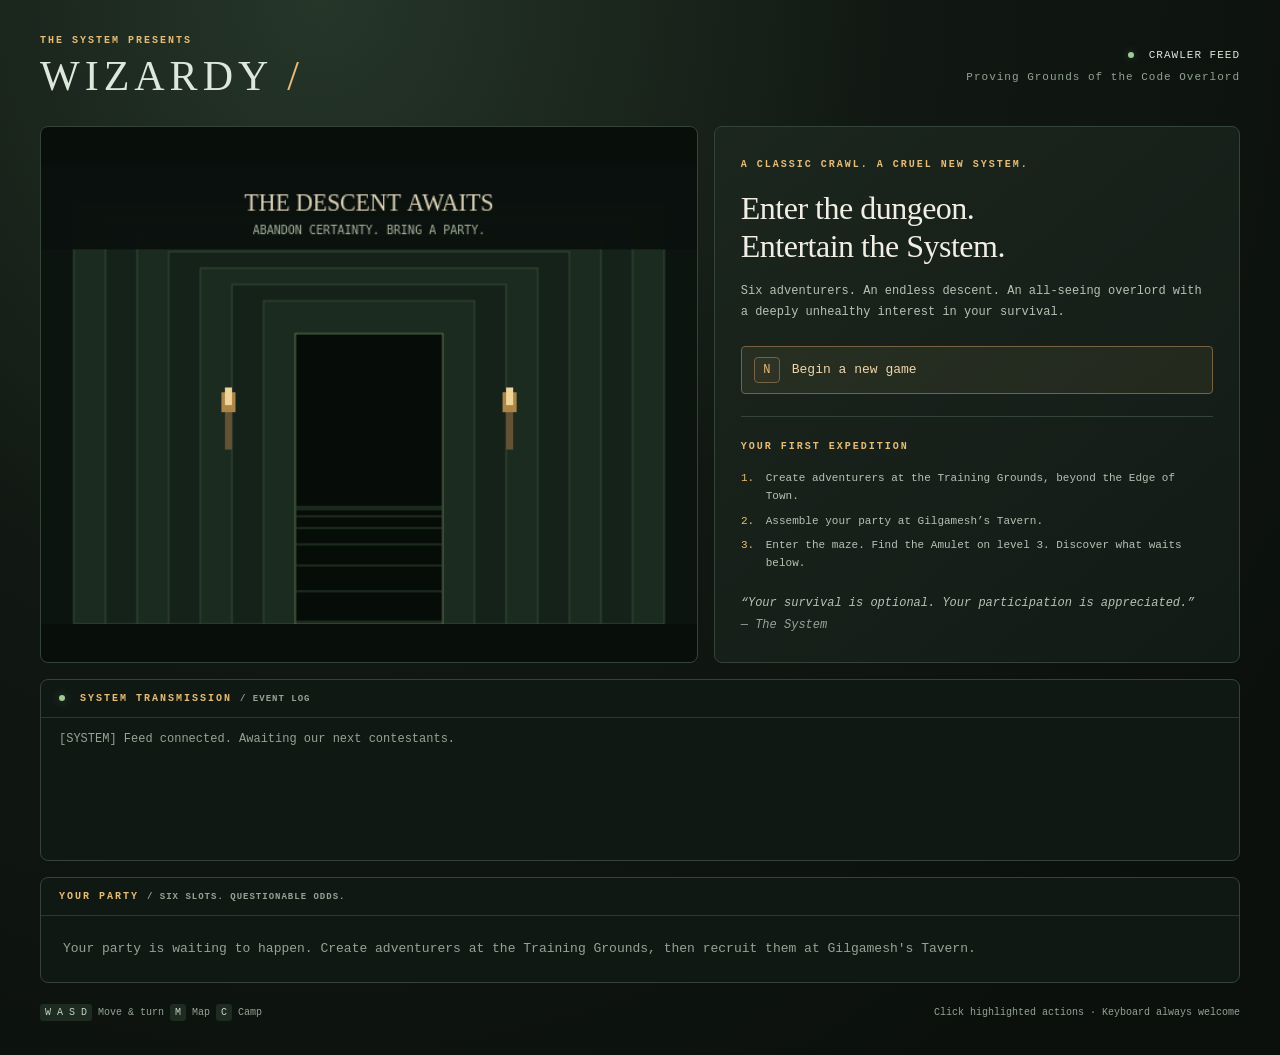
<file: index.html>
<!DOCTYPE html>
<html lang="en">
<head>
<meta charset="utf-8">
<meta name="viewport" content="width=device-width, initial-scale=1">
<meta name="theme-color" content="#101713">
<title>WIZARDY — Proving Grounds of the Code Overlord</title>
<link rel="stylesheet" href="style.css">
</head>
<body>
<main id="game">
  <header class="masthead"><div><span class="eyebrow">THE SYSTEM PRESENTS</span><h1>WIZARDY<span> / </span></h1></div><div class="broadcast"><span class="live-dot"></span> CRAWLER FEED<br><span class="dim">Proving Grounds of the Code Overlord</span></div></header>
  <div id="top">
    <div id="viewwrap">
      <canvas id="view" width="560" height="392" aria-label="Dungeon view and automap"></canvas>
      <div id="viewlabel"></div>
      <div id="toasts"></div>
      <nav id="touch-controls" aria-label="Touch controls">
        <div class="touch-row"><button type="button" class="touch-button touch-turn" data-key="arrowleft" aria-label="Turn left">↶</button><button type="button" class="touch-button touch-forward" data-key="arrowup" aria-label="Move forward">▲</button><button type="button" class="touch-button touch-turn" data-key="arrowright" aria-label="Turn right">↷</button></div>
        <div class="touch-row"><button type="button" class="touch-button touch-wide" data-key="arrowdown">▼ Back</button><button type="button" class="touch-button touch-wide" data-key="enter">Interact</button></div>
        <div class="touch-row touch-utility"><button type="button" class="touch-button" data-key="m">Map</button><button type="button" class="touch-button" data-key="c">Camp</button></div>
      </nav>
    </div>
    <section id="panel" aria-label="Actions"></section>
  </div>
  <section class="feed"><div class="section-label"><span class="live-dot"></span> SYSTEM TRANSMISSION <span class="dim"> / EVENT LOG</span></div><div id="log" role="log" aria-live="polite"></div></section>
  <section class="party-section"><div class="section-label">YOUR PARTY <span class="dim"> / SIX SLOTS. QUESTIONABLE ODDS.</span></div><div id="party"></div></section>
  <footer><span><kbd>W A S D</kbd> Move & turn <kbd>M</kbd> Map <kbd>C</kbd> Camp</span><span>Click highlighted actions · Keyboard always welcome</span></footer>
</main>
<script src="js/util.js"></script>
<script src="js/events.js"></script>
<script src="js/data.js"></script>
<script src="js/loot.js"></script>
<script src="js/maps.js"></script>
<script src="js/gen.js"></script>
<script src="js/char.js"></script>
<script src="js/render.js"></script>
<script src="js/ui.js"></script>
<script src="js/town.js"></script>
<script src="js/maze.js"></script>
<script src="js/combat.js"></script>
<script src="js/story.js"></script>
<script src="js/achievements.js"></script>
<script src="js/skills.js"></script>
<script src="js/main.js"></script>
</body>
</html>
</file>
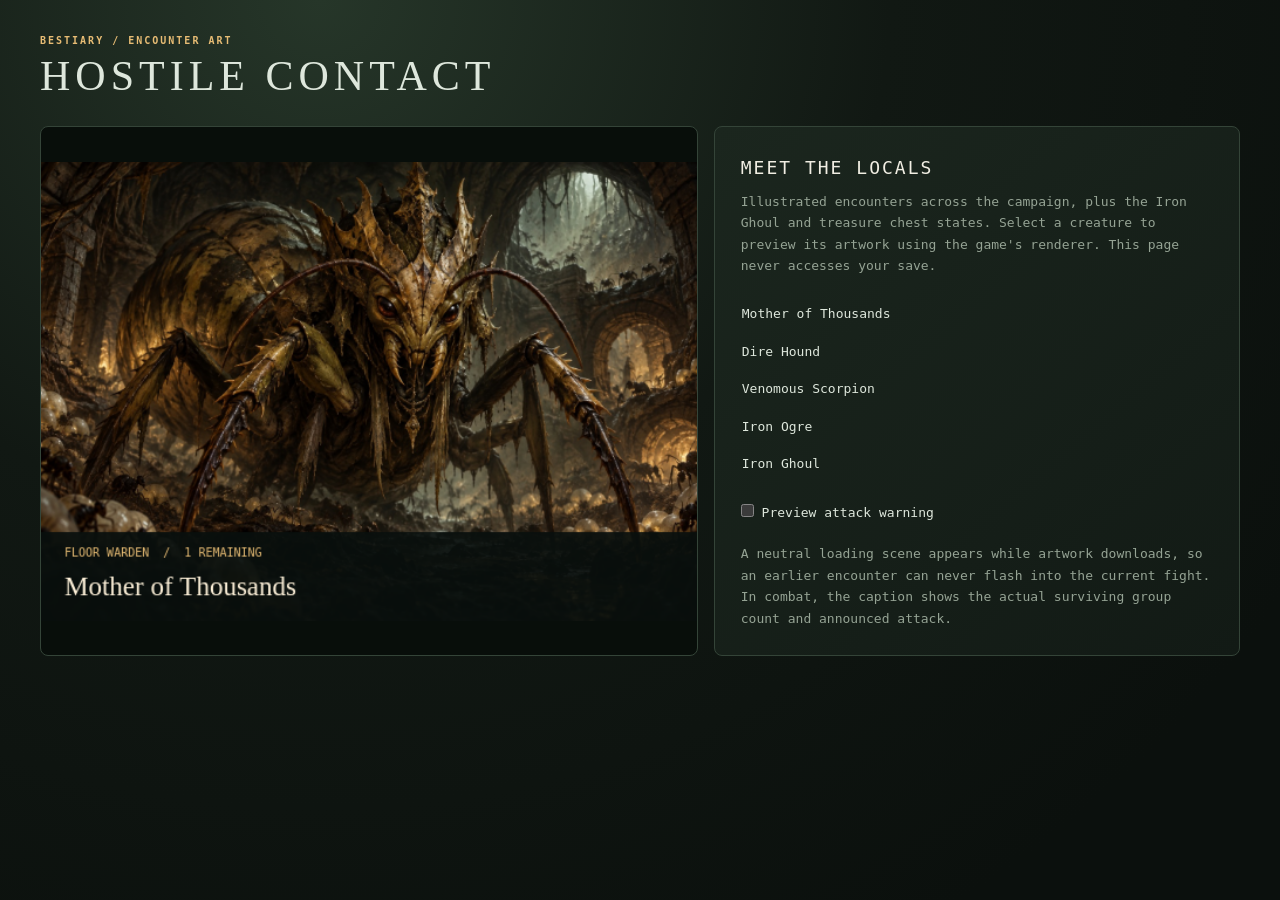
<file: test/encounter-preview.html>
<!doctype html>
<html lang="en">
<head>
<meta charset="utf-8">
<meta name="viewport" content="width=device-width, initial-scale=1">
<base href="../">
<title>Bestiary — Encounter Art Preview</title>
<link rel="stylesheet" href="style.css">
</head>
<body>
<main id="game">
<header class="masthead"><div><span class="eyebrow">BESTIARY / ENCOUNTER ART</span><h1>HOSTILE CONTACT</h1></div></header>
<div id="top">
<div id="viewwrap"><canvas id="view" width="560" height="392" aria-label="Encounter artwork"></canvas></div>
<section id="panel" aria-label="Preview controls" style="white-space:normal">
<h2>MEET THE LOCALS</h2>
<p class="dim">Illustrated encounters across the campaign, plus the Iron Ghoul and treasure chest states. Select a creature to preview its artwork using the game's renderer. This page never accesses your save.</p>
<div id="choices" style="margin:20px 0"></div>
<label><input id="warning" type="checkbox"> Preview attack warning</label>
<p class="dim" style="margin-top:20px">A neutral loading scene appears while artwork downloads, so an earlier encounter can never flash into the current fight. In combat, the caption shows the actual surviving group count and announced attack.</p>
</section>
</div>
</main>
<script src="js/render.js"></script>
<script>
const creatures = [
  {id:"WARDEN8", name:"Mother of Thousands", art:"bug", elite:true},
  {id:"PREVIEW_HOUND", name:"Dire Hound", art:"beast"},
  {id:"PREVIEW_SCORPION", name:"Venomous Scorpion", art:"bug"},
  {id:"PREVIEW_OGRE", name:"Iron Ogre", art:"brute"},
  {id:"PREVIEW_GHOUL", name:"Iron Ghoul", art:"beast"},
];
let selected = 0;
function preview() {
  Render.blank("");
  Render.monsterBox(creatures[selected], selected ? 2 : 1, {floor:8, intent:document.getElementById("warning").checked ? "ATTACK WARNING PREVIEW" : ""});
  for (const [i, button] of [...document.querySelectorAll("#choices button")].entries()) button.setAttribute("aria-pressed", String(i === selected));
}
creatures.forEach((creature, i) => {
  const button = document.createElement("button");
  button.type = "button";
  button.className = "action";
  button.style.display = "flex";
  button.textContent = creature.name;
  button.onclick = () => { selected = i; preview(); };
  document.getElementById("choices").appendChild(button);
});
document.getElementById("warning").onchange = preview;
preview();
</script>
</body>
</html>
</file>
<file: style.css>
* { margin: 0; padding: 0; box-sizing: border-box; }
:root { color-scheme: dark; --ink: #dee7dc; --muted: #95a394; --gold: #e7bc74; --line: #344438; --surface: #141d17; }
body { background: radial-gradient(ellipse at 25% 0%, #263629 0%, #111813 42%, #0b100d 85%); color: var(--ink); font-family: "Menlo", "Consolas", monospace; font-size: 13px; min-height: 100vh; padding: 32px 24px; }
#game { width: min(1200px, 100%); margin: auto; }
.masthead { display: flex; align-items: center; justify-content: space-between; gap: 24px; margin-bottom: 26px; }
.eyebrow, .section-label { font-size: 10px; font-weight: 600; letter-spacing: 2px; color: var(--gold); }
h1 { font-family: Georgia, serif; font-size: 42px; letter-spacing: 5px; font-weight: normal; margin-top: 5px; }
h1 span { color: var(--gold); }
.broadcast { text-align: right; font-size: 11px; line-height: 2; letter-spacing: 1px; }
.live-dot { display: inline-block; width: 6px; height: 6px; border-radius: 50%; background: #9dcc96; box-shadow: 0 0 10px #9dcc9655; margin-right: 7px; }
#top { display: grid; grid-template-columns: minmax(0, 1.25fr) minmax(0, 1fr); gap: 16px; align-items: stretch; }
#viewwrap { position: relative; background: #080e0a; border: 1px solid var(--line); border-radius: 8px; overflow: hidden; display: flex; align-items: center; min-width: 0; }
#view { width: 100%; height: auto; display: block; }
#viewlabel { position: absolute; top: 16px; left: 18px; color: #b6ceb3; font-size: 11px; letter-spacing: 1px; padding: 6px 8px; background: #0a100cdd; max-width: calc(100% - 36px); }
#viewlabel:empty { display: none; }
#touch-controls { display: none; }
#panel { background: linear-gradient(140deg, #1b261e, #121a15); border: 1px solid var(--line); border-radius: 8px; padding: 26px; min-height: 440px; max-height: 560px; white-space: pre-wrap; overflow-wrap: anywhere; line-height: 1.65; overflow-y: auto; scrollbar-color: #4c5c49 transparent; }
h2 { color: #f1eee3; font-size: 18px; letter-spacing: 2px; margin-bottom: 8px; font-weight: normal; }
.action { display: inline-flex; align-items: baseline; gap: 12px; max-width: 100%; padding: 7px 10px 7px 0; margin: 2px 0; border: 1px solid transparent; border-radius: 4px; background: transparent; color: var(--ink); font: inherit; text-align: left; line-height: 1.5; cursor: pointer; white-space: pre-wrap; overflow-wrap: anywhere; transition: background .15s, color .15s; }
.action:hover { background: #e7bc7410; color: #fff2d9; }
.action:focus-visible { outline: 2px solid var(--gold); outline-offset: 3px; }
.action .k { display: inline-flex; justify-content: center; align-items: center; min-width: 26px; height: 26px; border: 1px solid #746344; border-radius: 4px; background: #d9b9760c; font-size: 12px; flex-shrink: 0; }
.k, .gold { color: var(--gold); }
.dim { color: var(--muted); }
.hi { color: #fff8e9; }
.bad { color: #ff8c85; }
.cursor { background: #344b35; }
.intro { white-space: normal; }
.intro h2 { font-family: Georgia, serif; font-size: clamp(25px, 2.5vw, 34px); line-height: 1.16; letter-spacing: -.5px; margin: 16px 0; }
.intro p { color: #b6c2b4; font-size: 12px; line-height: 1.8; }
.intro-actions { margin: 20px 0; white-space: pre-line; }
.intro-actions .action { width: 100%; border: 1px solid #756344; background: #d9b97612; padding: 10px 12px; color: #f0d6ab; }
.intro-actions .action:hover { background: #d9b97625; }
.field-guide { border-top: 1px solid var(--line); padding-top: 18px; }
.field-guide ol { padding-left: 20px; margin: 10px 0 18px; color: #b6c2b4; font-size: 11px; }
.field-guide li { padding: 3px 0 3px 5px; }
.field-guide li::marker { color: var(--gold); }
.system-note { font-style: italic; }
.name-entry { display: block; margin: 16px 0; color: var(--muted); font-size: 11px; letter-spacing: 1px; }
.name-entry input { display: block; width: min(100%, 320px); margin-top: 8px; padding: 12px 13px; border: 1px solid #746344; border-radius: 5px; background: #0b120d; color: #fff2da; font: 16px Menlo, monospace; }
.name-entry input:focus { outline: 2px solid var(--gold); outline-offset: 2px; }
.mobile-stat-actions { display: inline-flex; flex-wrap: wrap; gap: 8px; margin: 8px 0; }
.mobile-stat-actions .action { border: 1px solid #746344; padding: 7px 9px; background: #d9b97612; }
.story-scene { white-space: normal; }
.story-scene h2 { margin: 12px 0 16px; font: normal 26px/1.2 Georgia, serif; letter-spacing: 0; }
.story-scene p { margin: 12px 0; }
.story-scene ul { margin: 14px 0; padding-left: 20px; }
.story-scene li { margin: 8px 0; }
.story-choices { display: grid; gap: 8px; margin-top: 20px; }
.story-choices .action { width: 100%; min-height: 48px; padding: 10px; border-color: #746344; background: #d9b97612; white-space: normal; touch-action: manipulation; }
@media (max-width: 800px) { #viewwrap { flex-direction: column; } #touch-controls { width: 100%; } }
.feed, .party-section { margin-top: 16px; border: 1px solid var(--line); border-radius: 8px; background: #101813; overflow: hidden; }
.section-label { padding: 13px 18px; border-bottom: 1px solid #2a382e; }
.section-label .dim { font-size: 9px; letter-spacing: 1px; }
#log { height: 142px; padding: 12px 18px; overflow-y: auto; line-height: 1.65; color: #b5c7b1; font-size: 12px; }
#log:empty::before { content: "[SYSTEM] Feed connected. Awaiting our next contestants."; color: var(--muted); }
#party { padding: 10px; overflow-x: auto; }
#party table { width: 100%; border-collapse: collapse; white-space: nowrap; }
#party td, #party th { text-align: left; padding: 10px 8px; font-size: 12px; border-bottom: 1px solid #243128; }
#party tr:last-child td { border-bottom: none; }
#party th { color: var(--muted); font-size: 9px; font-weight: normal; letter-spacing: 1px; }
#party > .dim { padding: 12px !important; line-height: 1.7; }
.health { display: block; width: 72px; height: 5px; margin-top: 5px; border: none; }
.health::-webkit-meter-bar { background: #2c392d; border: none; }
.health::-webkit-meter-optimum-value { background: #a5c48b; }
.health::-webkit-meter-suboptimum-value { background: #e7bc74; }
.health::-moz-meter-bar { background: #a5c48b; }
footer { display: flex; justify-content: space-between; gap: 16px; padding: 20px 0 0; color: var(--muted); font-size: 10px; line-height: 2; }
kbd { color: #c9d3c6; font: inherit; padding: 3px 5px; background: #1e2b21; border-radius: 3px; }
#toasts { position: absolute; top: 12px; right: 12px; width: min(270px, calc(100% - 24px)); display: flex; flex-direction: column; gap: 6px; z-index: 10; pointer-events: none; }
.toast { border: 1px solid var(--gold); border-radius: 6px; background: #181e13f5; color: #efdab6; padding: 12px; font-size: 12px; line-height: 1.5; animation: toastfade 5s forwards; }
@keyframes toastfade { 0% { opacity: 0; transform: translateY(-6px); } 6%, 85% { opacity: 1; transform: translateY(0); } 100% { opacity: 0; } }
@media (max-width: 800px) { body { padding: 20px 14px; } #top { grid-template-columns: 1fr; } #viewwrap { max-height: none; } #view { max-height: 360px; object-fit: contain; } #touch-controls { display: block; padding: 12px 8px 14px; background: #0c140f; border-top: 1px solid var(--line); touch-action: manipulation; } .touch-row { display: flex; justify-content: center; gap: 10px; margin-top: 8px; } .touch-row:first-child { margin-top: 0; } .touch-button { min-width: 58px; min-height: 46px; padding: 8px 14px; border: 1px solid #746344; border-radius: 7px; background: #d9b97612; color: #f0d6ab; font: 600 13px Menlo, monospace; cursor: pointer; -webkit-tap-highlight-color: transparent; } .touch-button:active { background: #d9b97635; transform: translateY(1px); } .touch-turn { font-size: 22px; } .touch-forward { font-size: 20px; } .touch-wide { min-width: 126px; } .touch-utility .touch-button { min-width: 126px; color: var(--muted); } #panel { min-height: 300px; max-height: none; padding: 22px; } .broadcast .dim { display: none; } footer { flex-direction: column; gap: 4px; } .intro h2 { font-size: 32px; } }
@media (max-width: 420px) { h1 { font-size: 30px; } .broadcast { font-size: 9px; } .masthead { gap: 10px; } .section-label .dim { display: none; } }
@media (prefers-reduced-motion: reduce) { .action { transition: none; } .toast { animation: none; } }
</file>
